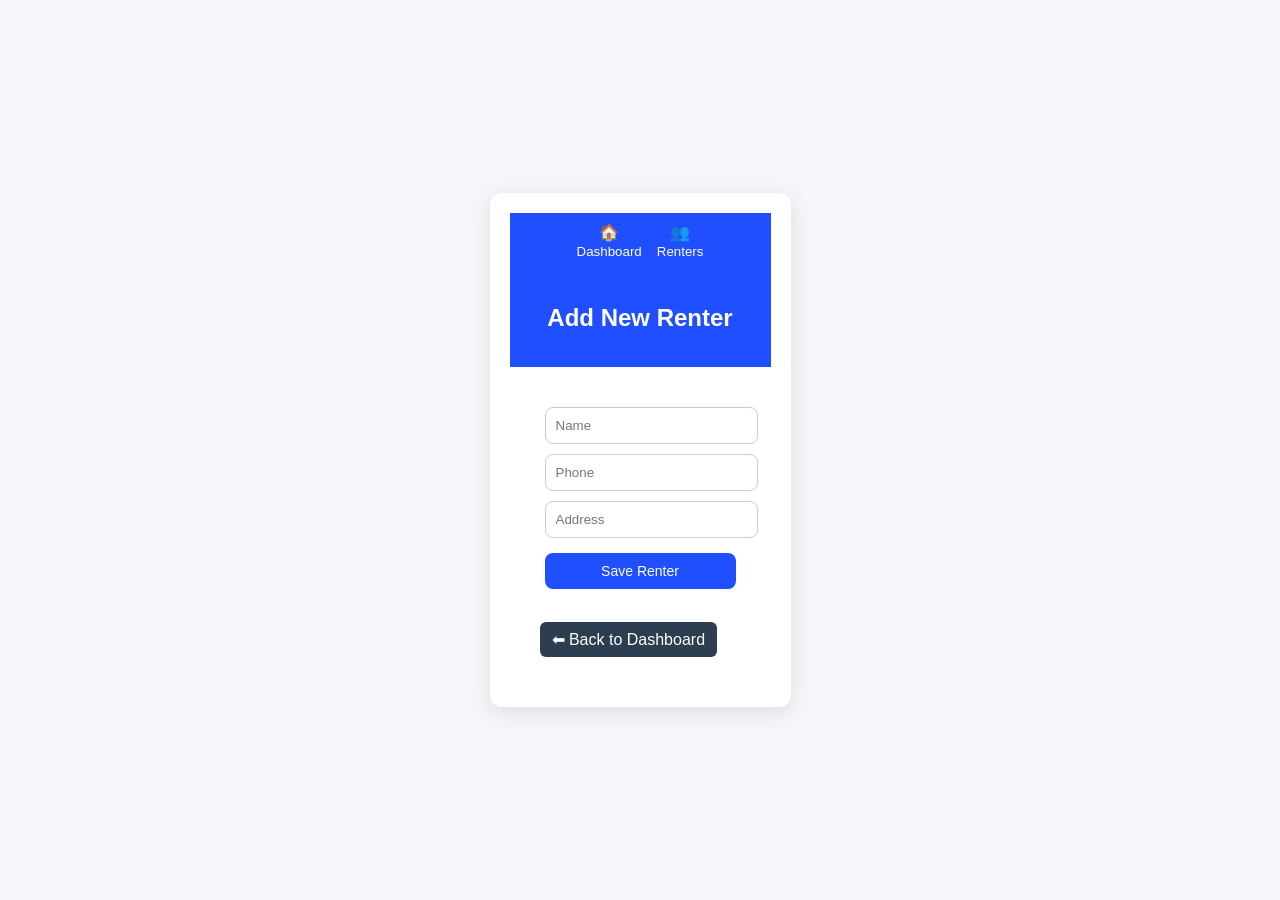
<file: templates/add.html>
<!DOCTYPE html>
<html>
<head>
    <title>Add Renter</title>
    <link rel="stylesheet" href="/static/style.css">

<style>
body {
    font-family: Arial;
    background: #f4f6f9;
    display: flex;
    justify-content: center;
    align-items: center;
    height: 100vh;
    margin: 0;
}


h2 {
    text-align: center;
    margin-bottom: 20px;
}

input {
    width: 100%;
    padding: 12px;
    margin: 8px 0;
    border-radius: 8px;
    border: 1px solid #ccc;
    outline: none;
}

button {
    width: 100%;
    padding: 12px;
    background: #1f4fff;
    color: white;
    border: none;
    border-radius: 8px;
    margin-top: 10px;
    cursor: pointer;
}

</style>

</head>
<div class="profile-container">
    <div style="display:flex; justify-content:center; gap:15px; background:#1f4fff; padding:10px;">

        <a href="/" style="color:white; text-decoration:none; text-align:center;">
            🏠<br><small>Dashboard</small>
        </a>

        <a href="/renters" style="color:white; text-decoration:none; text-align:center;">
            👥<br><small>Renters</small>
        </a>

    </div>
    <body style="font-family:Arial; background:#f4f6f9; margin:0;">

    <div style="background:#1f4fff; color:white; padding:15px; text-align:center;">
        <h2>Add New Renter</h2>
    </div>

    <div style="padding:20px; max-width:500px; margin:auto;">

        <form method="POST" style="background:white; padding:15px; border-radius:10px;">

            <input name="name" placeholder="Name" style="width:100%; padding:10px; margin:5px 0;"><br>
            <input name="phone" placeholder="Phone" style="width:100%; padding:10px; margin:5px 0;"><br>
            <input name="address" placeholder="Address" style="width:100%; padding:10px; margin:5px 0;"><br>
            <button type="submit" style="width:100%; padding:10px; background:#1f4fff; color:white; border:none; margin-top:10px;">
                Save Renter
            </button>

        </form>

        <br>
        <a href="/dashboard" style="display:inline-block; margin-bottom:10px;  margin-left:10px;
        background:#2c3e50; color:white; padding:8px 12px;
        border-radius:6px; text-decoration:none;">
            ⬅ Back to Dashboard
        </a>

    </div>
</div>
</body>
</html>
</file>
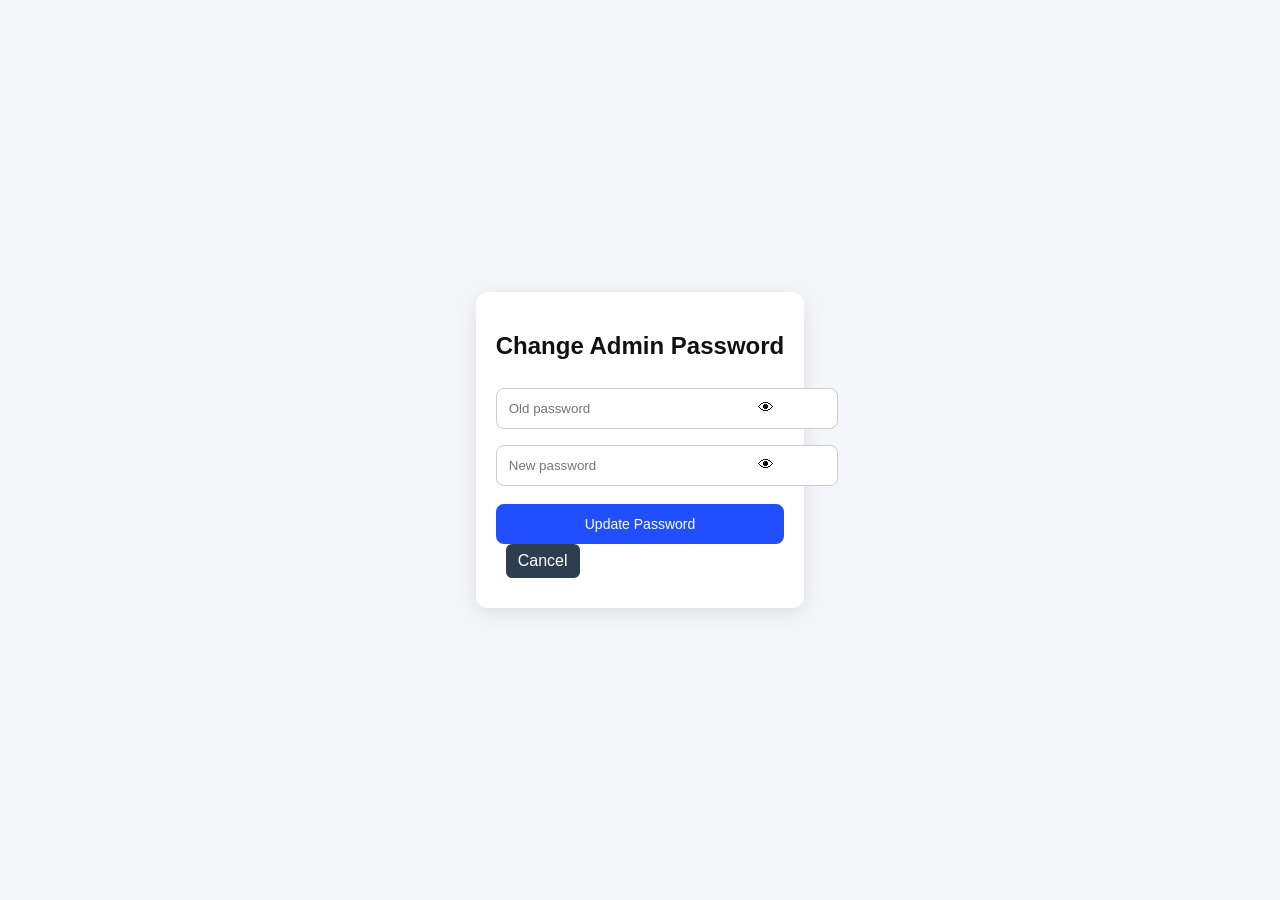
<file: templates/change_admin_password.html>
<!DOCTYPE html>
<html>
<head>
    <title>Change Admin Password</title>
    <link rel="stylesheet" href="/static/style.css">
<style>
body {
    font-family: Arial;
    background: #f4f6f9;
    display: flex;
    justify-content: center;
    align-items: center;
    height: 100vh;
    margin: 0;
}

.box {
    background: white;
    padding: 25px;
    border-radius: 12px;
    width: 90%;
    max-width: 320px;
    box-shadow: 0 6px 15px rgba(0,0,0,0.1);
}

h2 {
    text-align: center;
    margin-bottom: 20px;
}

input {
    width: 100%;
    padding: 12px;
    margin: 8px 0;
    border-radius: 8px;
    border: 1px solid #ccc;
    outline: none;
}

button {
    width: 100%;
    padding: 12px;
    background: #1f4fff;
    color: white;
    border: none;
    border-radius: 8px;
    margin-top: 10px;
    cursor: pointer;
}

button:hover {
    background: #1740cc;
}

.password-box {
    position: relative;
}

.eye {
    position: absolute;
    right: 10px;
    top: 50%;
    transform: translateY(-50%);
    cursor: pointer;
    font-size: 18px;
}
</style>

</head>
<body>

<div class="profile-container">

    <h2>Change Admin Password</h2>

    <form method="POST">

        <div style="position:relative;">

            <input type="password" id="oldPassword" name="old_password"
                placeholder="Old password" required
                style="width:100%; padding-right:40px;">

            <span onclick="togglePassword()"
                style="position:absolute; right:10px; top:50%; transform:translateY(-50%);
                cursor:pointer;">
                👁
            </span>

        </div>

        <div style="position:relative;">

            <input type="password" id="newPassword" name="new_password"
                placeholder="New password" required
                style="width:100%; padding-right:40px;">

            <span onclick="togglePassword()"
                style="position:absolute; right:10px; top:50%; transform:translateY(-50%);
                cursor:pointer;">
                👁
            </span>

        </div>

        <button type="submit">Update Password</button>

         <a href="/renters" style="display:inline-block; margin-bottom:10px;  margin-left:10px;
        background:#2c3e50; color:white; padding:8px 12px;
        border-radius:6px; text-decoration:none;">
        Cancel
        </a>

    </form>

</div>
<script>
function togglePassword() {
    var input1 = document.getElementById("newPassword");
    var input2 = document.getElementById("oldPassword");

    if (input1.type === "password") {
        input1.type = "text";
        if (input2) input2.type = "text";
    } else {
        input1.type = "password";
        if (input2) input2.type = "password";
    }
}
</script>
</body>
</html>
</file>
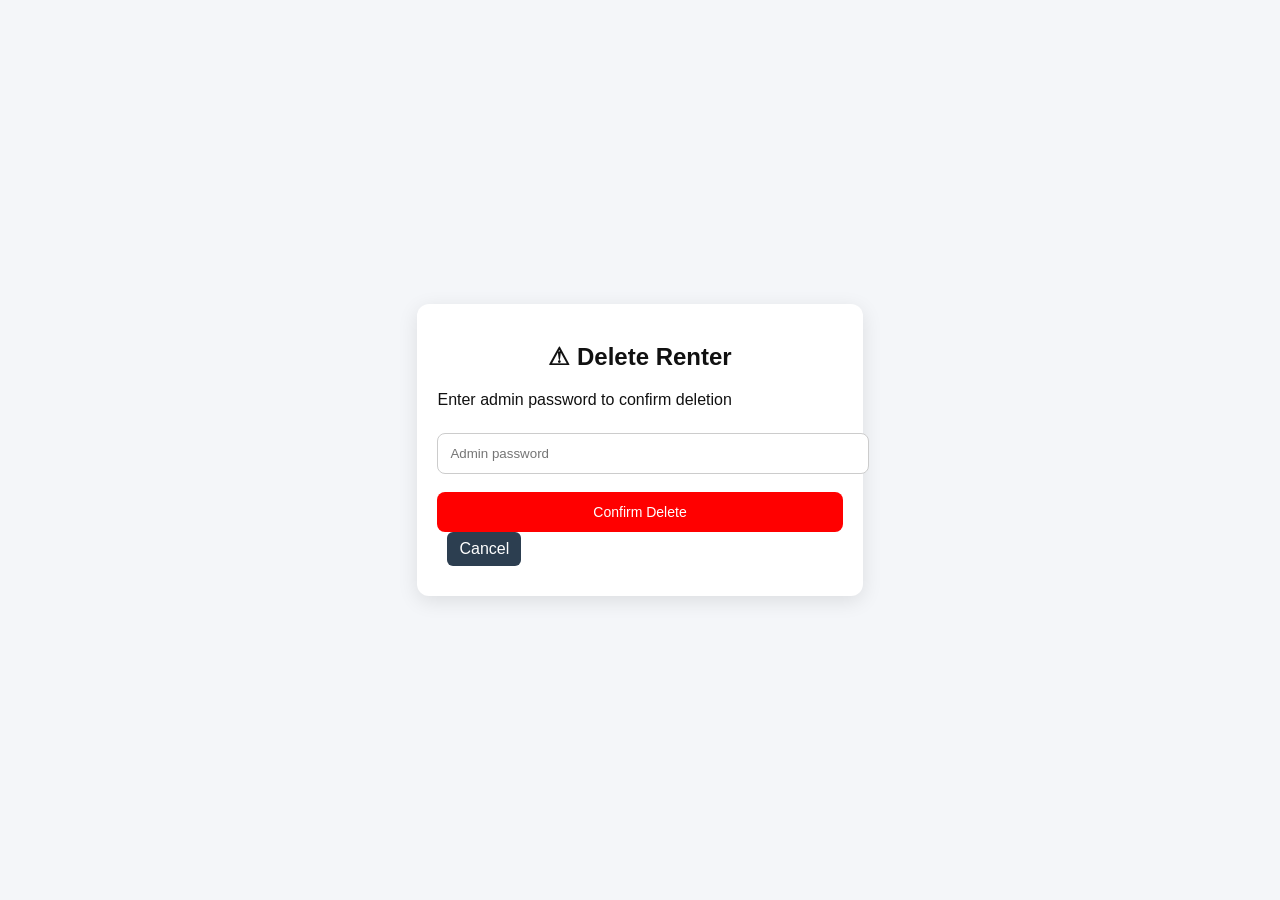
<file: templates/confirm_delete.html>
<!DOCTYPE html>
<html>
<head>
    <title>Confirm_delete</title>
    <link rel="stylesheet" href="/static/style.css">
<style>
body {
    font-family: Arial;
    background: #f4f6f9;
    display: flex;
    justify-content: center;
    align-items: center;
    height: 100vh;
    margin: 0;
}

.box {
    background: white;
    padding: 25px;
    border-radius: 12px;
    width: 90%;
    max-width: 320px;
    box-shadow: 0 6px 15px rgba(0,0,0,0.1);
}

h2 {
    text-align: center;
    margin-bottom: 20px;
}

input {
    width: 100%;
    padding: 12px;
    margin: 8px 0;
    border-radius: 8px;
    border: 1px solid #ccc;
    outline: none;
}

button {
    width: 100%;
    padding: 12px;
    background: #1f4fff;
    color: white;
    border: none;
    border-radius: 8px;
    margin-top: 10px;
    cursor: pointer;
}

button:hover {
    background: #1740cc;
}

.password-box {
    position: relative;
}

.eye {
    position: absolute;
    right: 10px;
    top: 50%;
    transform: translateY(-50%);
    cursor: pointer;
    font-size: 18px;
}
</style>

</head>
<body>
<div class="profile-container">
    <h2>⚠ Delete Renter</h2>

    <p>Enter admin password to confirm deletion</p>

    <form method="POST">
        <input type="password" name="password" placeholder="Admin password" required>
        <button type="submit" style="background:red;color:white;">
            Confirm Delete
        </button>

         <a href="/renters" style="display:inline-block; margin-bottom:10px;  margin-left:10px;
        background:#2c3e50; color:white; padding:8px 12px;
        border-radius:6px; text-decoration:none;">
        Cancel
        </a>
    </form>

</div>
</body>
</html>
</file>
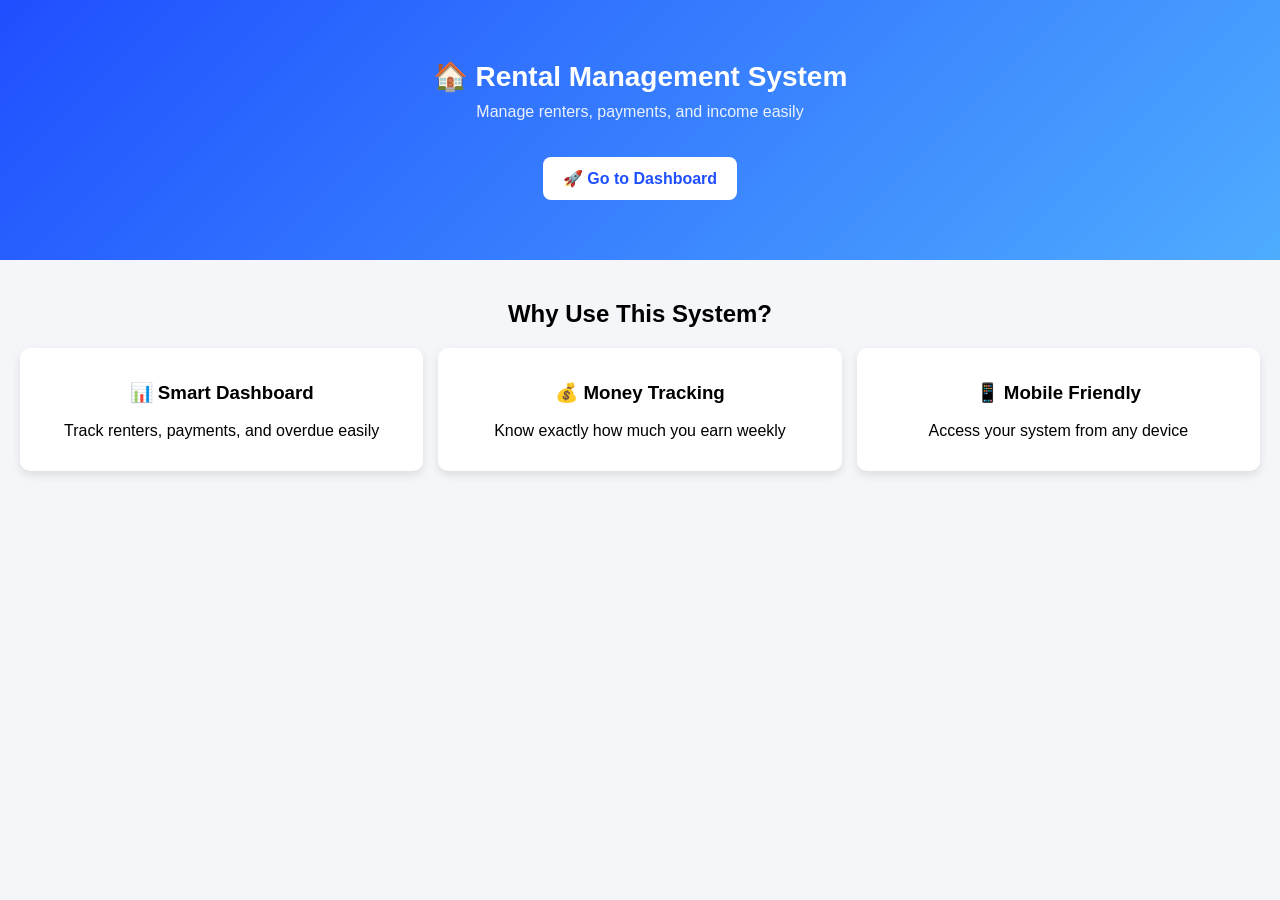
<file: templates/home.html>
<!DOCTYPE html>
<html>
<head>
    <title>Rental System</title>
    <meta name="viewport" content="width=device-width, initial-scale=1.0">

    <style>
        body {
            margin: 0;
            font-family: Arial;
            background: #f4f6f9;
        }

        .hero {
            background: linear-gradient(135deg, #1f4fff, #4facfe);
            color: white;
            padding: 60px 20px;
            text-align: center;
        }

        .hero h1 {
            margin: 0;
            font-size: 28px;
        }

        .hero p {
            margin-top: 10px;
            font-size: 16px;
            opacity: 0.9;
        }

        .btn {
            display: inline-block;
            margin-top: 20px;
            padding: 12px 20px;
            background: white;
            color: #1f4fff;
            border-radius: 8px;
            text-decoration: none;
            font-weight: bold;
        }

        .section {
            padding: 20px;
            text-align: center;
        }

        .features {
            display: grid;
            grid-template-columns: repeat(1, 1fr);
            gap: 15px;
        }

        .feature {
            background: white;
            padding: 15px;
            border-radius: 10px;
            box-shadow: 0 4px 10px rgba(0,0,0,0.1);
        }

        @media (min-width: 768px) {
            .features {
                grid-template-columns: repeat(3, 1fr);
            }
        }
    </style>
</head>

<body>

    <div class="hero">
            <h1>🏠 Rental Management System</h1>
            <p>Manage renters, payments, and income easily</p>

            <a href="/dashboard" class="btn">🚀 Go to Dashboard</a>
        </div>

        <div class="section">
            <h2>Why Use This System?</h2>

            <div class="features">

                <div class="feature">
                    <h3>📊 Smart Dashboard</h3>
                    <p>Track renters, payments, and overdue easily</p>
                </div>

                <div class="feature">
                    <h3>💰 Money Tracking</h3>
                    <p>Know exactly how much you earn weekly</p>
                </div>

                <div class="feature">
                    <h3>📱 Mobile Friendly</h3>
                    <p>Access your system from any device</p>
                </div>

            </div>
        </div>
    


</body>
</html>
</file>
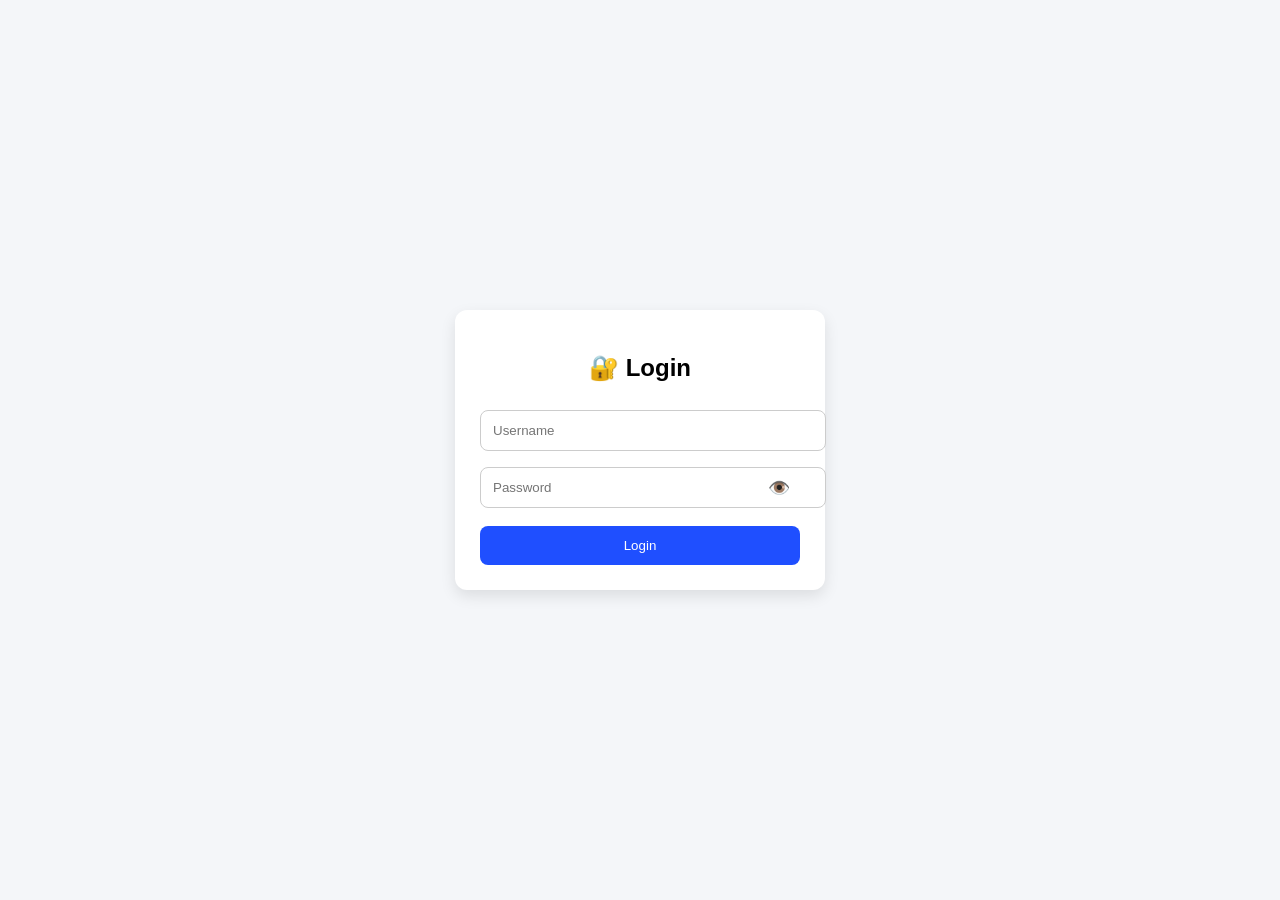
<file: templates/login.html>
<!DOCTYPE html>
<html>
<head>
    <title>Login</title>
    <meta name="viewport" content="width=device-width, initial-scale=1.0">
    
<style>
body {
    font-family: Arial;
    background: #f4f6f9;
    display: flex;
    justify-content: center;
    align-items: center;
    height: 100vh;
    margin: 0;
}

.box {
    background: white;
    padding: 25px;
    border-radius: 12px;
    width: 90%;
    max-width: 320px;
    box-shadow: 0 6px 15px rgba(0,0,0,0.1);
}

h2 {
    text-align: center;
    margin-bottom: 20px;
}

input {
    width: 100%;
    padding: 12px;
    margin: 8px 0;
    border-radius: 8px;
    border: 1px solid #ccc;
    outline: none;
}

button {
    width: 100%;
    padding: 12px;
    background: #1f4fff;
    color: white;
    border: none;
    border-radius: 8px;
    margin-top: 10px;
    cursor: pointer;
}

button:hover {
    background: #1740cc;
}

.password-box {
    position: relative;
}

.eye {
    position: absolute;
    right: 10px;
    top: 50%;
    transform: translateY(-50%);
    cursor: pointer;
    font-size: 18px;
}
</style>

</head>

<body>

<div class="box">

    <h2>🔐 Login</h2>

    <form method="POST">

        <input type="text" name="username" placeholder="Username" required>

        <div class="password-box">
            <input type="password" name="password" id="password" placeholder="Password" required>
            <span class="eye" onclick="togglePassword()">👁️</span>
        </div>

        <button type="submit">Login</button>

    </form>

</div>

<script>
function togglePassword() {
    let pass = document.getElementById("password");

    if (pass.type === "password") {
        pass.type = "text";
    } else {
        pass.type = "password";
    }
}
</script>

</body>
</html>
</file>
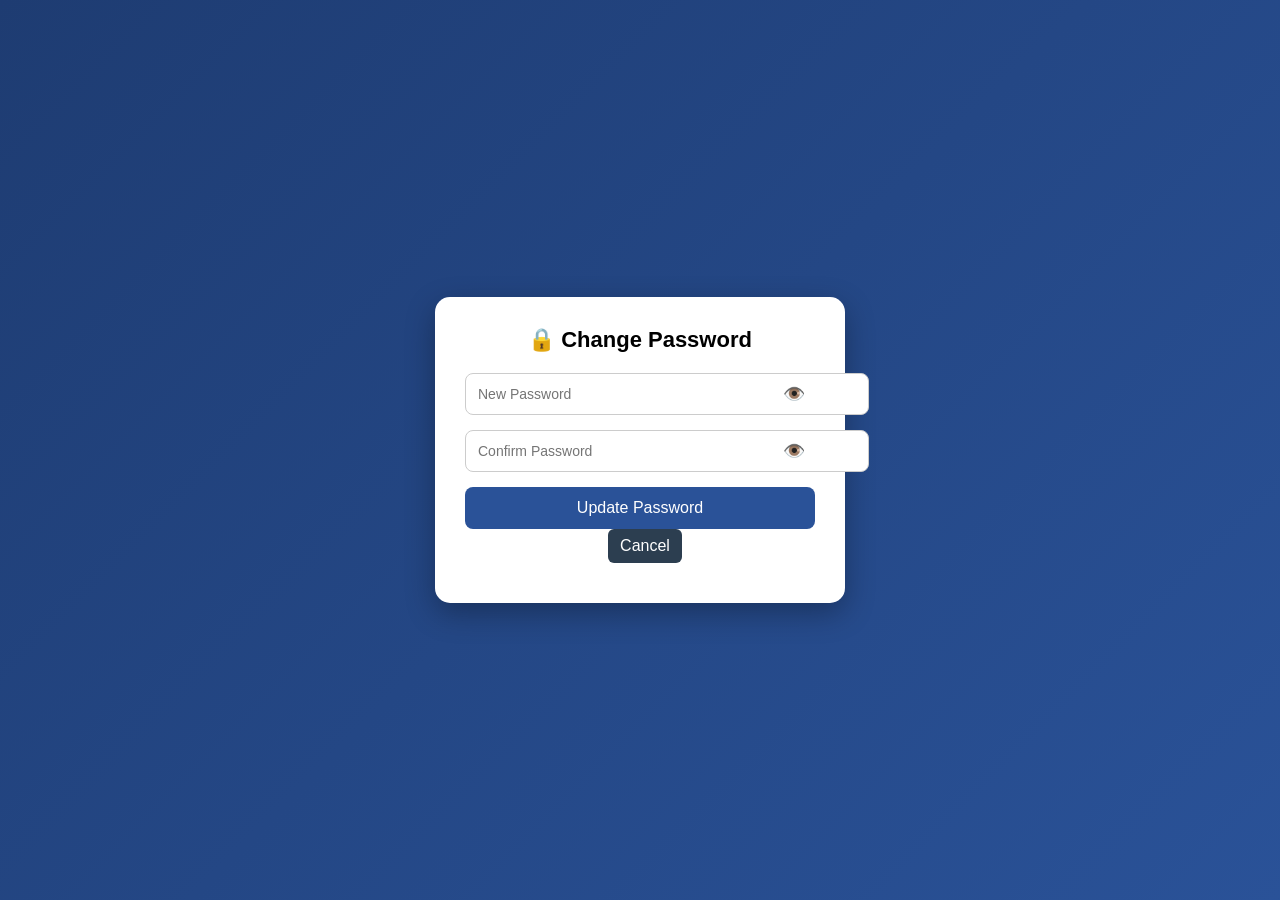
<file: templates/new_password.html>
<!DOCTYPE html>
<html>
<head>
    <title>Change Password</title>

    <style>
        body {
            margin: 0;
            font-family: Arial, sans-serif;
            background: linear-gradient(135deg, #1e3c72, #2a5298);
            height: 100vh;
            display: flex;
            justify-content: center;
            align-items: center;
        }

        .card {
            background: white;
            width: 350px;
            padding: 30px;
            border-radius: 15px;
            box-shadow: 0 10px 30px rgba(0,0,0,0.3);
            text-align: center;
        }

        h2 {
            margin-bottom: 20px;
            color: #333;
        }

        .input-box {
            position: relative;
            margin-bottom: 15px;
        }

        input {
            width: 100%;
            padding: 12px;
            padding-right: 40px;
            border: 1px solid #ccc;
            border-radius: 8px;
            outline: none;
            font-size: 14px;
            transition: 0.3s;
        }

        input:focus {
            border-color: #2a5298;
            box-shadow: 0 0 5px rgba(42,82,152,0.5);
        }

        .eye {
            position: absolute;
            right: 10px;
            top: 50%;
            transform: translateY(-50%);
            cursor: pointer;
            font-size: 18px;
        }

        button {
            width: 100%;
            padding: 12px;
            background: #2a5298;
            color: white;
            border: none;
            border-radius: 8px;
            font-size: 16px;
            cursor: pointer;
            transition: 0.3s;
        }

        button:hover {
            background: #1e3c72;
        }

        .title {
            font-size: 22px;
            font-weight: bold;
            margin-bottom: 20px;
        }
    </style>    

</head>

<body>
<div class="profile-container">

    <div class="card">

        <div class="title">🔒 Change Password</div>

        <form method="POST">

            <!-- NEW PASSWORD -->
            <div class="input-box">
                <input type="password" name="new_password" id="new_password" placeholder="New Password">
                <span class="eye" onclick="toggle('new_password')">👁️</span>
            </div>

            <!-- CONFIRM PASSWORD -->
            <div class="input-box">
                <input type="password" name="confirm_password" id="confirm_password" placeholder="Confirm Password">
                <span class="eye" onclick="toggle('confirm_password')">👁️</span>
            </div>

            <button type="submit">Update Password</button>


             <a href="/dashboard" style="display:inline-block; margin-bottom:10px;  margin-left:10px;
            background:#2c3e50; color:white; padding:8px 12px;
            border-radius:6px; text-decoration:none;">
            Cancel
            </a>

        </form>

    </div>

    <script>
    function toggle(id) {
        let input = document.getElementById(id);

        if (input.type === "password") {
            input.type = "text";
        } else {
            input.type = "password";
        }
    }
    </script>
</div>
</body>
</html>
</file>
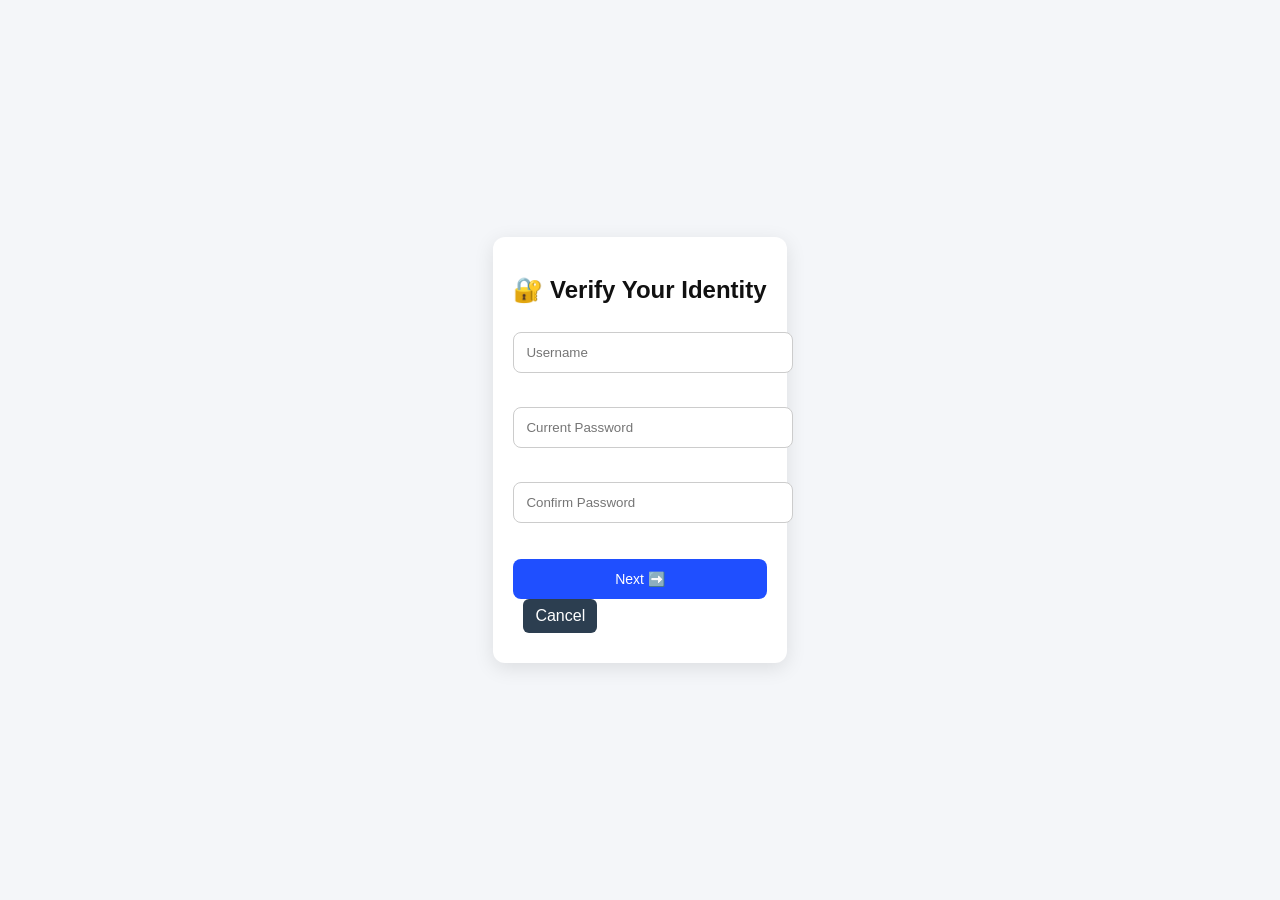
<file: templates/verify_user.html>
<!DOCTYPE html>
<html>
<head>
    <title>Verify User</title>
    <link rel="stylesheet" href="/static/style.css">
    <style>
    body {
        font-family: Arial;
        background: #f4f6f9;
        display: flex;
        justify-content: center;
        align-items: center;
        height: 100vh;
        margin: 0;
    }

    .box {
        background: white;
        padding: 25px;
        border-radius: 12px;
        width: 90%;
        max-width: 320px;
        box-shadow: 0 6px 15px rgba(0,0,0,0.1);
    }

    h2 {
        text-align: center;
        margin-bottom: 20px;
    }

    input {
        width: 100%;
        padding: 12px;
        margin: 8px 0;
        border-radius: 8px;
        border: 1px solid #ccc;
        outline: none;
    }

    button {
        width: 100%;
        padding: 12px;
        background: #1f4fff;
        color: white;
        border: none;
        border-radius: 8px;
        margin-top: 10px;
        cursor: pointer;
    }

    button:hover {
        background: #1740cc;
    }

    .password-box {
        position: relative;
    }

    .eye {
        position: absolute;
        right: 10px;
        top: 50%;
        transform: translateY(-50%);
        cursor: pointer;
        font-size: 18px;
    }
    </style>
</head>


<body>
<div class="profile-container">
    <h2>🔐 Verify Your Identity</h2>

    <form method="POST">

        <input type="text" name="username" placeholder="Username" required><br><br>

        <input type="password" name="password" placeholder="Current Password" required><br><br>

        <input type="password" name="confirm_password" placeholder="Confirm Password" required><br><br>

        <button type="submit">Next ➡️</button>

         <a href="/dashboard" style="display:inline-block; margin-bottom:10px;  margin-left:10px;
        background:#2c3e50; color:white; padding:8px 12px;
        border-radius:6px; text-decoration:none;">
        Cancel
        </a>
    </form>

</div>
</body>
</html>
</file>
<file: static/style.css>
/* =========================
   🚀 SAAS RENTAL SYSTEM UI
========================= */

body {
    margin: 0;
    font-family: Arial, sans-serif;
    background: #f4f6fb;
    color: #111;
}

/* =========================
   NAVBAR (if you use it)
========================= */
.navbar {
    background: #111827;
    color: white;
    padding: 15px 20px;
    display: flex;
    justify-content: space-between;
    align-items: center;
}

.navbar a {
    color: white;
    text-decoration: none;
    margin-left: 15px;
}

/* =========================
   CONTAINER
========================= */
.profile-container {
    max-width: 700px;
    margin: 40px auto;   /* THIS CENTERS IT */
    padding: 20px;
    background: white;
    border-radius: 12px;
    box-shadow: 0 5px 20px rgba(0,0,0,0.1);
}

/* =========================
   CARD SYSTEM (MAIN UI)
========================= */
.card {
    background: white;
    padding: 18px;
    margin: 12px 0;
    border-radius: 14px;
    box-shadow: 0 4px 12px rgba(0,0,0,0.06);
    transition: all 0.25s ease;
    border-left: 5px solid transparent;
}

.card:hover {
    transform: translateY(-5px);
    box-shadow: 0 10px 25px rgba(0,0,0,0.12);
}

/* =========================
   STATUS COLORS
========================= */
.paid {
    color: #16a34a;
    font-weight: bold;
}

.late {
    color: #dc2626;
    font-weight: bold;
}

.pending {
    color: #f59e0b;
    font-weight: bold;
}

/* =========================
   BUTTONS (SAAS STYLE)
========================= */
button, .btn {
    background: #2563eb;
    color: white;
    padding: 8px 14px;
    border-radius: 10px;
    border: none;
    text-decoration: none;
    display: inline-block;
    transition: all 0.2s ease;
    cursor: pointer;
    font-size: 14px;
}

button:hover, .btn:hover {
    transform: translateY(-3px);
    box-shadow: 0 8px 18px rgba(0,0,0,0.2);
    background: #1d4ed8;
}

button:active, .btn:active {
    transform: scale(0.96);
}

/* =========================
   TABLE DESIGN
========================= */
table {
    width: 100%;
    border-collapse: collapse;
    background: white;
    border-radius: 12px;
    overflow: hidden;
    box-shadow: 0 4px 12px rgba(0,0,0,0.05);
}

th {
    background: #111827;
    color: white;
    padding: 12px;
    text-align: left;
}

td {
    padding: 12px;
    border-bottom: 1px solid #eee;
}

tr:hover {
    background: #f3f4f6;
}

/* =========================
   DASHBOARD STATS
========================= */
.stats {
    display: grid;
    grid-template-columns: repeat(4, 1fr);
    gap: 15px;
    margin-bottom: 20px;
}

.stat-box {
    background: white;
    padding: 18px;
    border-radius: 14px;
    text-align: center;
    box-shadow: 0 4px 12px rgba(0,0,0,0.05);
    transition: 0.2s;
}

.stat-box:hover {
    transform: scale(1.05);
}

/* =========================
   INPUT FIELDS
========================= */
input, select {
    width: 100%;
    padding: 10px;
    margin: 6px 0;
    border-radius: 8px;
    border: 1px solid #ddd;
    outline: none;
}

input:focus {
    border-color: #2563eb;
}

/* =========================
   SMALL ANIMATION (PAGE LOAD)
========================= */
body {
    animation: fadeIn 0.4s ease-in-out;
}

@keyframes fadeIn {
    from { opacity: 0; transform: translateY(10px); }
    to { opacity: 1; transform: translateY(0); }
}
/* HEADER */
.profile-header {
    text-align: center;
    margin-bottom: 20px;
}

.profile-header h2 {
    margin: 0;
}

.phone, .address {
    color: gray;
    margin: 3px 0;
}

/* INFO BOX */
.info-box {
    background: #f5f7ff;
    padding: 10px;
    border-radius: 8px;
    margin-bottom: 15px;
}

/* BUTTON */
.pay-btn {
    width: 100%;
    padding: 12px;
    background: #2563eb;
    color: white;
    border: none;
    border-radius: 8px;
    font-size: 16px;
    cursor: pointer;
}

.pay-btn:hover {
    background: #1e4ed8;
}

/* SUMMARY */
.summary {
    margin-top: 20px;
}

.none {
    color: red;
}

/* TABLE */
.payment-table {
    width: 100%;
    border-collapse: collapse;
    margin-top: 10px;
}

.payment-table th {
    background: #2563eb;
    color: white;
    padding: 10px;
}

.payment-table td {
    padding: 10px;
    text-align: center;
    border-bottom: 1px solid #ddd;
}

.amount {
    color: green;
    font-weight: bold;
}

/* NO DATA */
.no-data {
    color: red;
    font-weight: bold;
    text-align: center;
}

/* BACK */
.back {
    margin-top: 20px;
    text-align: center;
}
</file>
